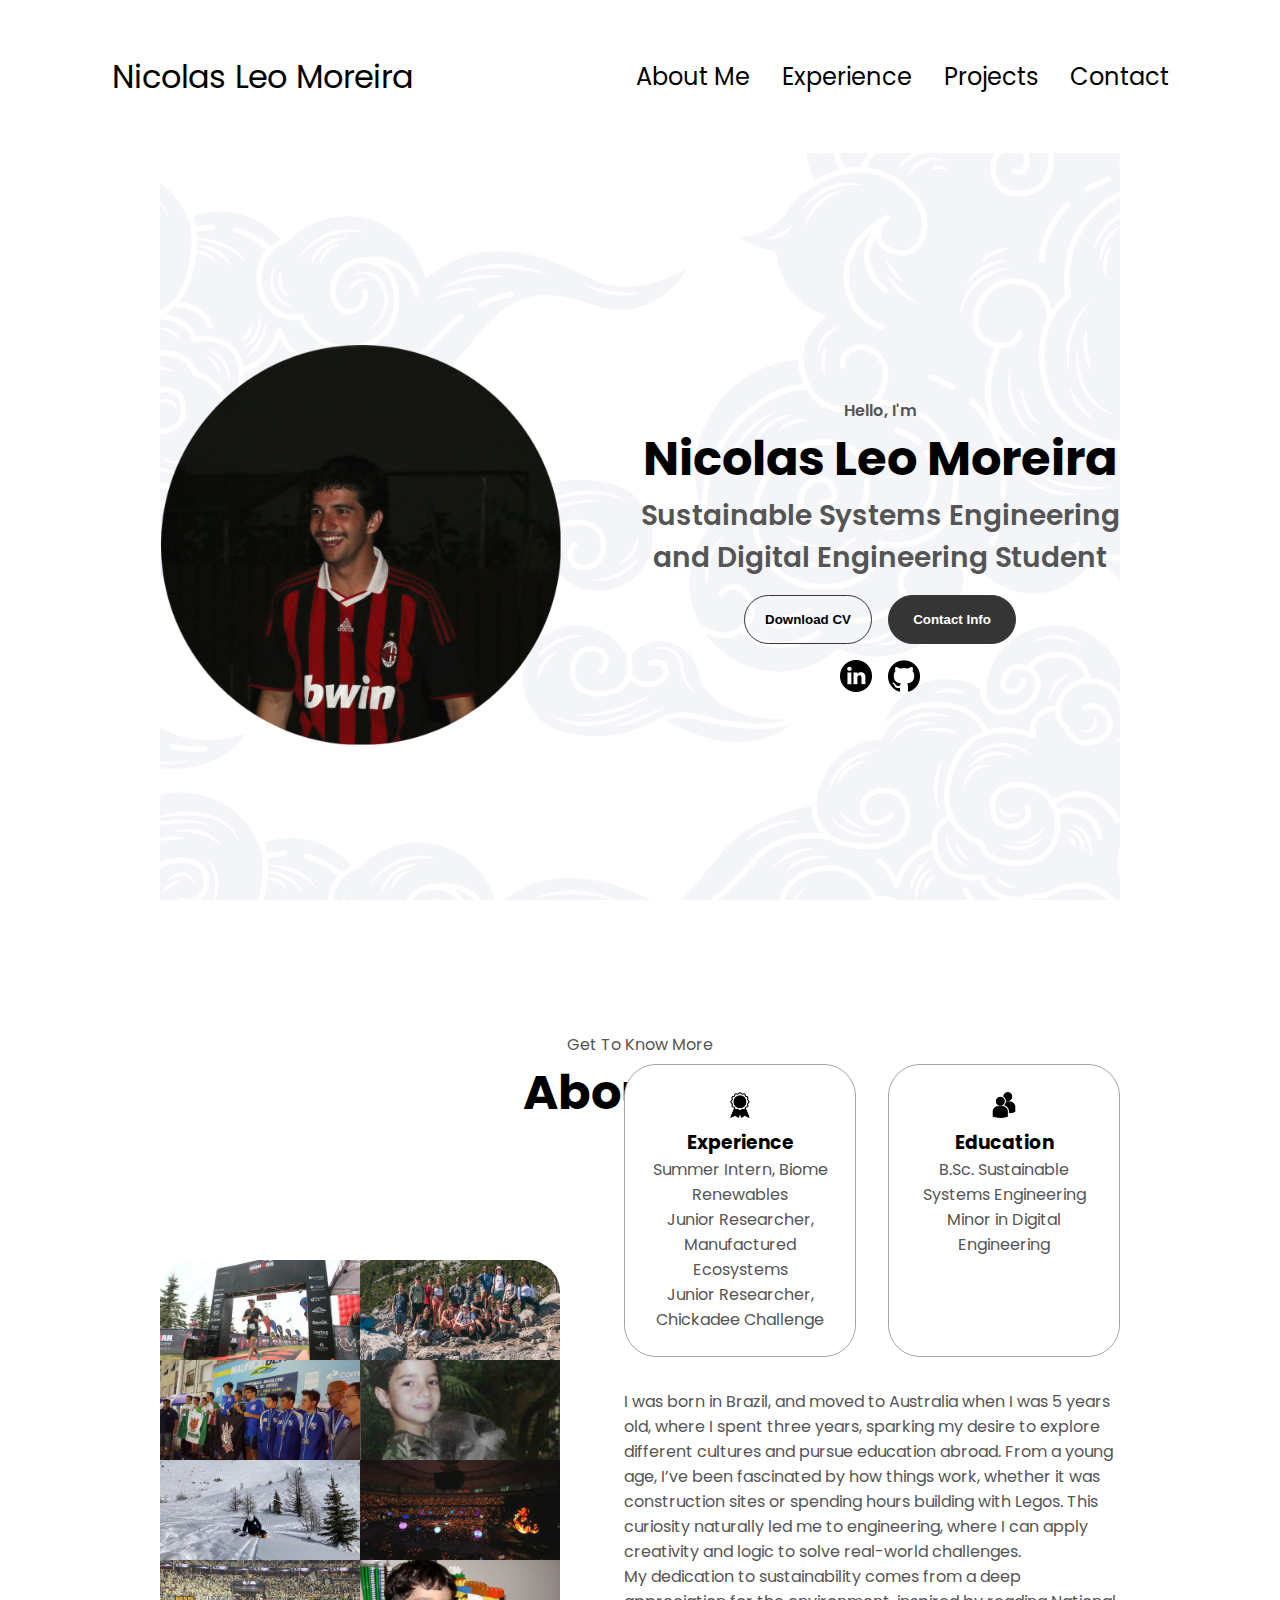
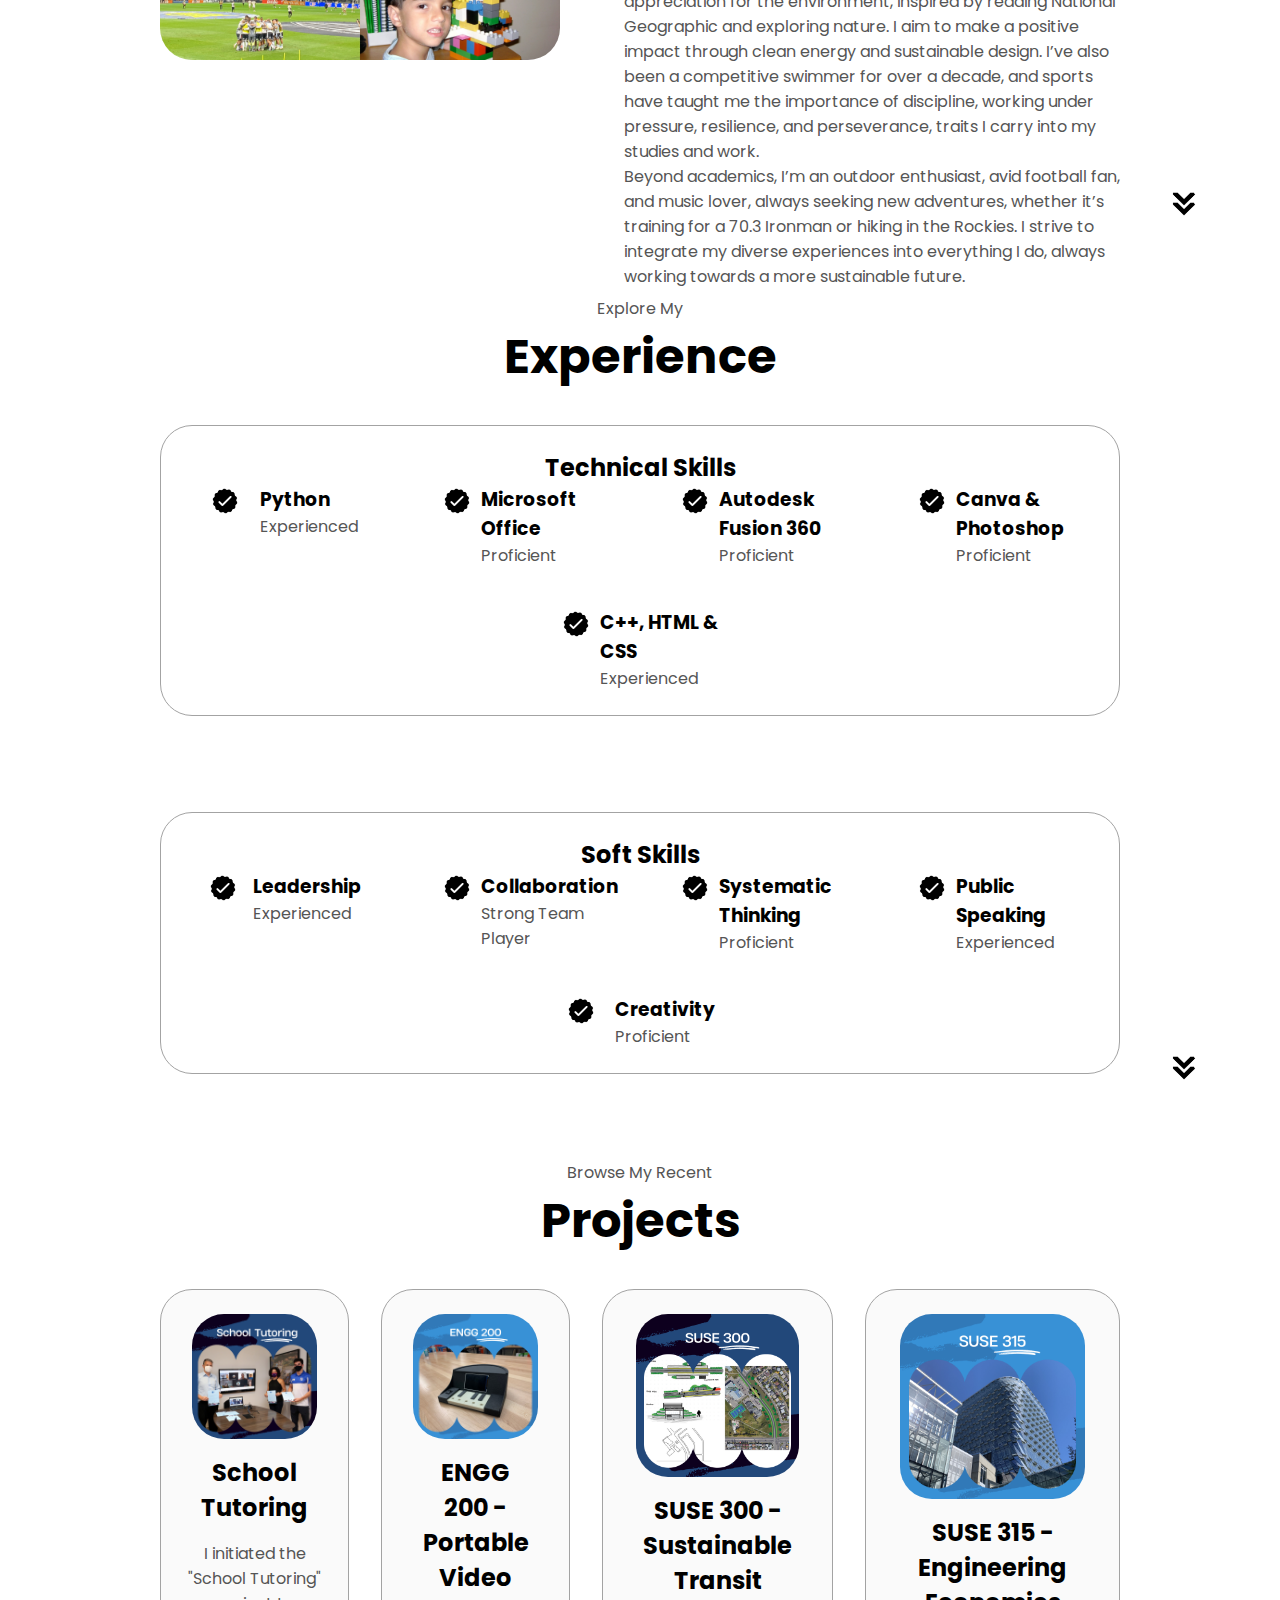
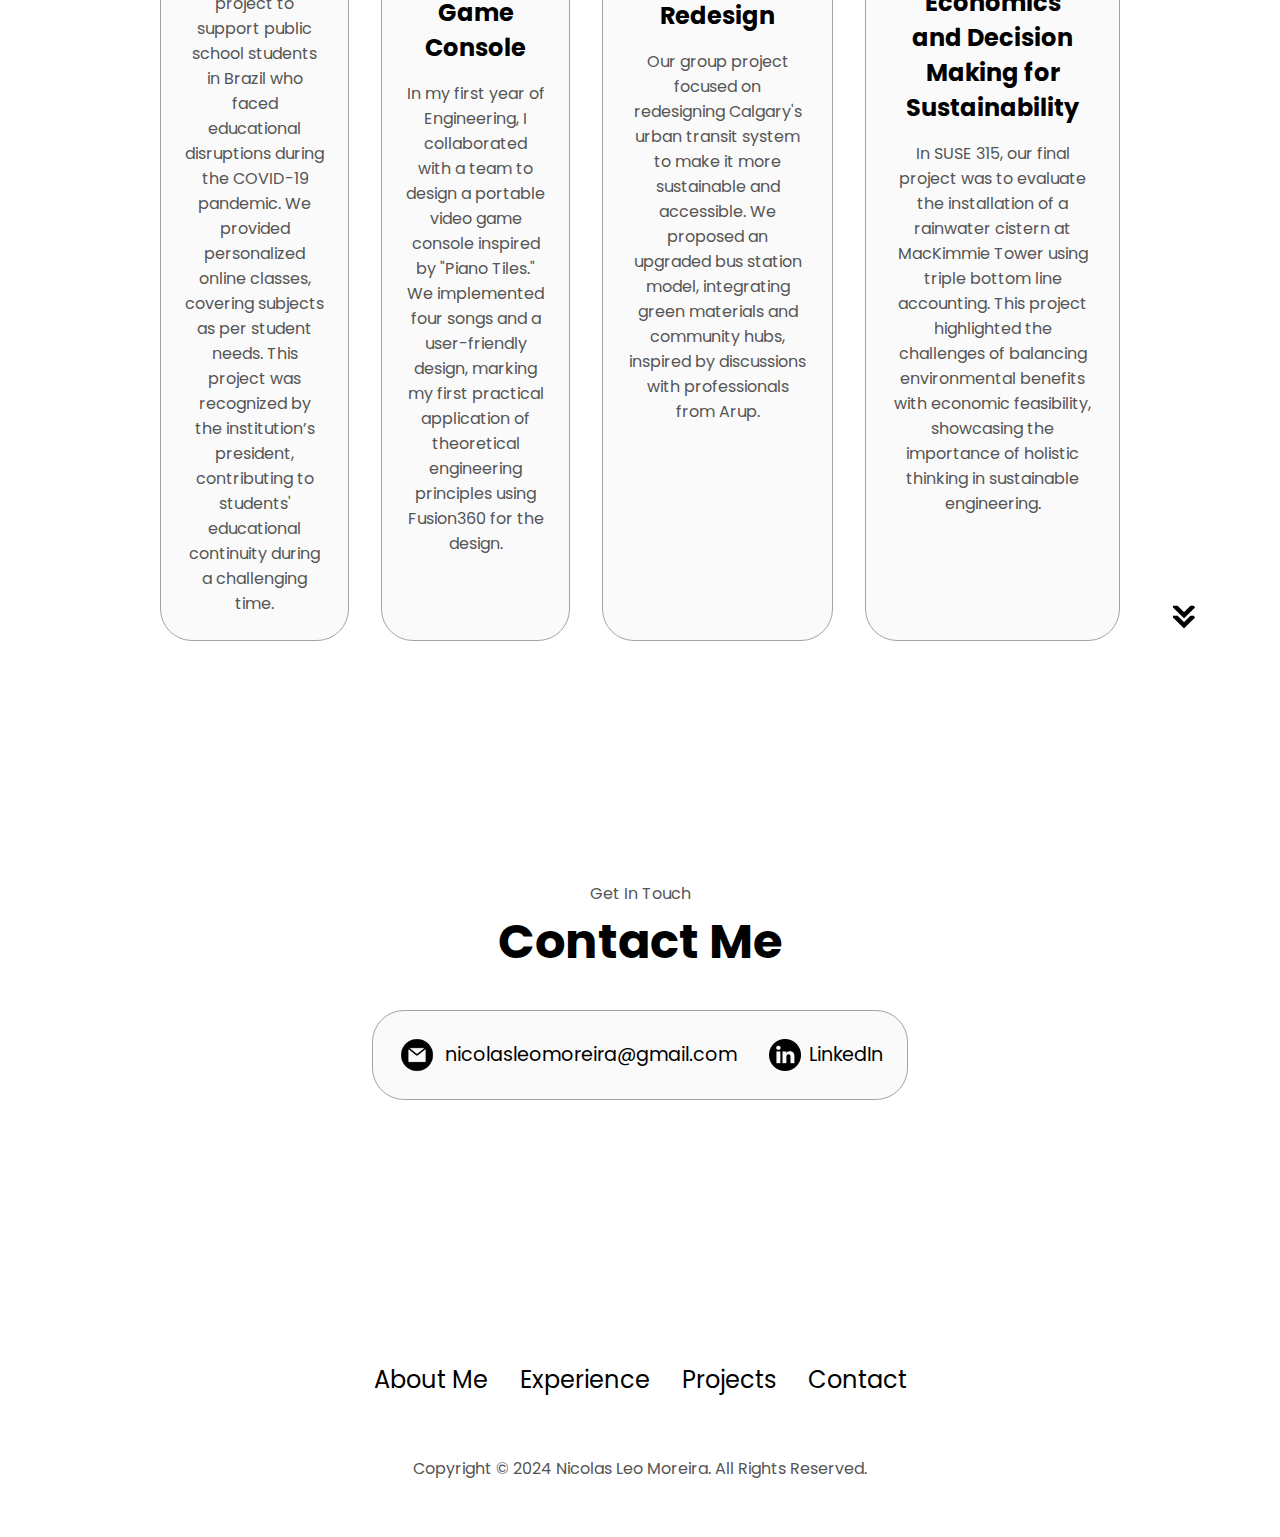
<file: index.html>
<!DOCTYPE html>
<html lang="en">
<head>
    <meta charset="UTF-8">
    <meta name="viewport" content="width=device-width, initial-scale=1.0">
    <title>Nicolas Leo Moreira's Portfolio
    </title>
    <link rel="stylesheet" href="style.css">
    <link rel="stylesheet" href="mediaqueries.css">
</head>
<body>
    <nav id="desktop-nav">
        <div class="logo">Nicolas Leo Moreira</div>
        <div>
            <ul class="nav-links">
                <li><a href="#about">About Me</a> </li>
                <li><a href="#experience">Experience</a> </li>
                <li><a href="#projects">Projects</a> </li>
                <li><a href="#contact">Contact</a> </li>
            </ul>
        </div>
    </nav>
    <nav id="hamburger-nav">
        <div class="logo">Nicolas Leo Moreira</div>
        <div class="hamburger-menu">
            <div class="hamburger-icon" onclick="toggleMenu()">
                <span></span>
                <span></span>
                <span></span>
            </div>
            <div class="menu-links">
                <li><a href="#about" onclick="toggleMenu()">About Me</a> </li>
                <li><a href="#experience" onclick="toggleMenu()">Experience</a> </li>
                <li><a href="#projects" onclick="toggleMenu()">Projects</a> </li>
                <li><a href="#contact" onclick="toggleMenu()">Contact</a> </li>
            </div>
        </div>
    </nav>
    <section id="profile">
        <div class="section__pic-container">
            <img src="./assets/profile-pic.png" alt="Profile Picture">
        </div>
        <div class="section__text">
            <p class="section__text__p1">Hello, I'm</p>
            <h1 class="title">Nicolas Leo Moreira</h1>
            <p class="section__text__p2">Sustainable Systems Engineering<br>and Digital Engineering Student</p>
            <div class="btn-container">
                <button class="btn btn-color-2" onclick="window.open('./assets/resume.pdf')">
                    Download CV
                </button>
                <button class="btn btn-color-1" onclick="location.href='./#contact'">
                    Contact Info
                </button>
            </div>
            <div id="socials-container">
                <img src="./assets/linkedin.png" alt="My LinkedIn profile"
                class="icon" onclick="location.href='https://www.linkedin.com/in/nicolas-leo-moreira/'"/>
                
                <img src="./assets/github.png" alt="My Github profile"
                class="icon" onclick="location.href='https://github.com/NicolasLeoMoreira'"/>
            </div>
        </div>
    </section>
    <section id="about">
        <p class="section__text__p1"> Get To Know More</p>
        <h1 class="title"> About Me</h1>
        <div class="section-container">
            <div class="section__pic-container">
                <img src="./assets/about-pic.png" alt="Profile picture" class="about-pic"/>
            </div>
            <div class="about-details-container">
                <div class="about-containers">
                    <div class="details-container">
                        <img src="./assets/experience.png" alt="Experience icon" class="icon"/>
                    <h3>Experience</h3>
                    <p>Summer Intern, Biome Renewables<br>Junior Researcher, Manufactured Ecosystems<br>Junior Researcher, Chickadee Challenge</p>
                    </div>
                    <div class="details-container">
                        <img src="./assets/education.png" alt="Eduction icon" class="icon"/>
                    <h3>Education</h3>
                    <p>B.Sc. Sustainable Systems Engineering <br> Minor in Digital Engineering</p>
                    </div>
                </div>
                <div class="text-container">
                    <p>I was born in Brazil, and moved to Australia when I was 5 years old, where I spent three years, sparking my desire to explore different cultures and pursue education abroad. From a young age, I’ve been fascinated by how things work, whether it was construction sites or spending hours building with Legos. This curiosity naturally led me to engineering, where I can apply creativity and logic to solve real-world challenges.

                        <br>My dedication to sustainability comes from a deep appreciation for the environment, inspired by reading National Geographic and exploring nature. I aim to make a positive impact through clean energy and sustainable design. I’ve also been a competitive swimmer for over a decade, and sports have taught me the importance of discipline, working under pressure, resilience, and perseverance, traits I carry into my studies and work.
                        
                        <br>Beyond academics, I’m an outdoor enthusiast, avid football fan, and music lover, always seeking new adventures, whether it’s training for a 70.3 Ironman or hiking in the Rockies. I strive to integrate my diverse experiences into everything I do, always working towards a more sustainable future.</p>
                </div>
            </div>
        </div>
        <img src="./assets/arrow.png" alt="arrow icon" class="icon arrow" onclick="location.href='./#experience'"/>
    </section>
    <section id="experience">
        <p class="section__text__p1">Explore My</p>
        <h1 class="title">Experience</h1>
        <div class="experience-details-container">
            <div class="about-containers">
                <div class="details-container">
                    <h2 class="experienc-sub-title">Technical Skills</h2>
                    <div class="article-container">
                        <article>
                            <img src="./assets/checkmark.png" alt="Experience icon" class="icon"/>
                            <div>
                                <h3>Python</h3>
                                <p>Experienced</p>
                            </div>
                        </article>
                        <article>
                            <img src="./assets/checkmark.png" alt="Experience icon" class="icon"/>
                            <div>
                                <h3>Microsoft Office</h3>
                                <p>Proficient</p>
                            </div>
                        </article>
                        <article>
                            <img src="./assets/checkmark.png" alt="Experience icon" class="icon"/>
                            <div>
                                <h3>Autodesk Fusion 360</h3>
                                <p>Proficient</p>
                            </div>
                        </article>
                        <article>
                            <img src="./assets/checkmark.png" alt="Experience icon" class="icon"/>
                            <div>
                                <h3>Canva & Photoshop</h3>
                                <p>Proficient</p>
                            </div>
                        </article>
                        <article>
                            <img src="./assets/checkmark.png" alt="Experience icon" class="icon"/>
                            <div>
                                <h3>C++, HTML & CSS</h3>
                                <p>Experienced</p>
                            </div>
                        </article>
                    </div>
                </div>
            </div>
            <div class="about-containers"></div>
                <div class="details-container">
                    <h2 class="experienc-sub-title">Soft Skills</h2>
                    <div class="article-container">
                        <article>
                            <img src="./assets/checkmark.png" alt="Experience icon" class="icon"/>
                            <div>
                                <h3>Leadership</h3>
                                <p>Experienced</p>
                            </div>
                        </article>
                        <article>
                            <img src="./assets/checkmark.png" alt="Experience icon" class="icon"/>
                            <div>
                                <h3>Collaboration</h3>
                                <p>Strong Team Player</p>
                            </div>
                        </article>
                        <article>
                            <img src="./assets/checkmark.png" alt="Experience icon" class="icon"/>
                            <div>
                                <h3>Systematic Thinking</h3>
                                <p>Proficient</p>
                            </div>
                        </article>
                        <article>
                            <img src="./assets/checkmark.png" alt="Experience icon" class="icon"/>
                            <div>
                                <h3>Public Speaking</h3>
                                <p>Experienced</p>
                            </div>
                        </article>
                        <article>
                            <img src="./assets/checkmark.png" alt="Experience icon" class="icon"/>
                            <div>
                                <h3>Creativity</h3>
                                <p>Proficient</p>
                            </div>
                        </article>
                    </div>
                </div>
            </div>
        </div>
        <img src="./assets/arrow.png" alt="arrow icon" class="icon arrow" onclick="location.href='./#projects'"/>
    </section>
    <section id="projects">
        <p class="section__text__p1">Browse My Recent</p>
        <h1 class="title">Projects</h1>
        <div class="experience-details-container">
            <div class="about-containers">
    
                <!-- Project 1: School Tutoring -->
                <div class="details-container color-container">
                    <div class="article-container">
                        <img src="./assets/project-1.png" alt="School Tutoring" class="project-img"/>
                    </div>
                    <h2 class="experienc-sub-title project-title">School Tutoring</h2>
                    <p>I initiated the "School Tutoring" project to support public school students in Brazil who faced educational disruptions during the COVID-19 pandemic. We provided personalized online classes, covering subjects as per student needs. This project was recognized by the institution’s president, contributing to students' educational continuity during a challenging time.</p>
                </div>
    
                <!-- Project 2: ENGG 200 -->
                <div class="details-container color-container">
                    <div class="article-container">
                        <img src="./assets/project-2.png" alt="ENGG 200 Project" class="project-img"/>
                    </div>
                    <h2 class="experienc-sub-title project-title">ENGG 200 - Portable Video Game Console</h2>
                    <p>In my first year of Engineering, I collaborated with a team to design a portable video game console inspired by "Piano Tiles." We implemented four songs and a user-friendly design, marking my first practical application of theoretical engineering principles using Fusion360 for the design.</p>
                </div>
    
                <!-- Project 3: SUSE 300 -->
                <div class="details-container color-container">
                    <div class="article-container">
                        <img src="./assets/project-3.png" alt="SUSE 300 Project" class="project-img"/>
                    </div>
                    <h2 class="experienc-sub-title project-title">SUSE 300 - Sustainable Transit Redesign</h2>
                    <p>Our group project focused on redesigning Calgary's urban transit system to make it more sustainable and accessible. We proposed an upgraded bus station model, integrating green materials and community hubs, inspired by discussions with professionals from Arup.</p>
                </div>
    
                <!-- Project 4: SUSE 315 -->
                <div class="details-container color-container">
                    <div class="article-container">
                        <img src="./assets/project-4.png" alt="SUSE 315 Project" class="project-img"/>
                    </div>
                    <h2 class="experienc-sub-title project-title">SUSE 315 - Engineering Economics and Decision Making for Sustainability</h2>
                    <p>In SUSE 315, our final project was to evaluate the installation of a rainwater cistern at MacKimmie Tower using triple bottom line accounting. This project highlighted the challenges of balancing environmental benefits with economic feasibility, showcasing the importance of holistic thinking in sustainable engineering.</p>
                </div>
    
            </div>
        </div>
        <img src="./assets/arrow.png" alt="arrow icon" class="icon arrow" onclick="location.href='./#contact'"/>
    </section>
    <section id="contact">
        <p class="section__text__p1">Get In Touch</p>
        <h1 class="title">Contact Me</h1>
        <div class="contact-info-upper-container">
            <div class="contact-info-container">
                <img src="./assets/email.png" alt="Email icon" class="icon contact-icon email-icon">
                <p><a href="mailto:nicolasleomoreira@gmail.com">nicolasleomoreira@gmail.com</a></p>
            </div>
            <div class="contact-info-container">
                <img src="./assets/linkedin.png" alt="LinkedIn icon" class="icon contact-icon">
                <p><a href="https://www.linkedin.com/in/nicolas-leo-moreira/">LinkedIn</a></p>
            </div>
        </div>
    </section>
    <footer>
        <nav>
            <div class="nav-links-container">
                <ul class="nav-links">
                    <li><a href="#about" onclick="toggleMenu()">About Me</a> </li>
                    <li><a href="#experience" onclick="toggleMenu()">Experience</a> </li>
                    <li><a href="#projects" onclick="toggleMenu()">Projects</a> </li>
                    <li><a href="#contact" onclick="toggleMenu()">Contact</a> </li>
                </ul>
            </div>
        </nav>
        <p>Copyright &#169; 2024 Nicolas Leo Moreira. All Rights Reserved.</p>
    </footer>
    <script src="script.js"></script>
</body>
</html>
</file>
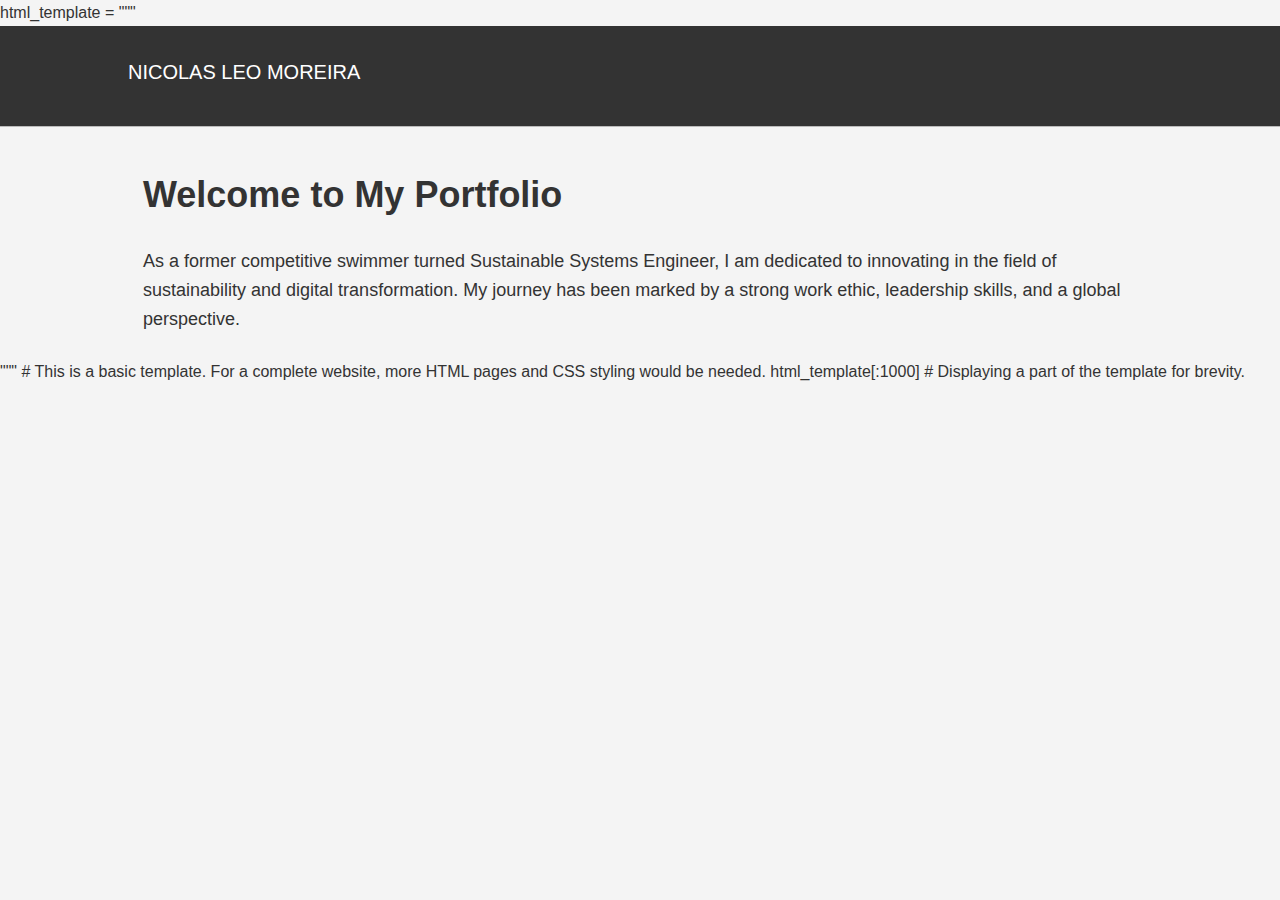
<file: nicolasleomoreira.html>
html_template = """
<!DOCTYPE html>
<html lang="en">
<head>
    <meta charset="UTF-8">
    <meta name="viewport" content="width=device-width, initial-scale=1.0">
    <title>Nicolas Leo Moreira's Portfolio</title>
    <style>
        body {
            font-family: 'Arial', sans-serif;
            color: #333;
            background-color: #f4f4f4;
            line-height: 1.6;
            margin: 0;
            padding: 0;
            box-sizing: border-box;
        }
        .container {
            width: 80%;
            margin: auto;
            overflow: hidden;
        }
        header {
            background: #333;
            color: #fff;
            padding-top: 30px;
            min-height: 70px;
            border-bottom: #bbb 1px solid;
        }
        header a {
            color: #fff;
            text-decoration: none;
            text-transform: uppercase;
            font-size: 20px;
        }
        .main {
            padding: 15px;
            font-size: 18px;
        }
        .main h1, .main h2, .main h3 {
            font-weight: bold;
        }
        .main p {
            margin-bottom: 10px;
        }
    </style>
</head>
<body>
    <header>
        <div class="container">
            <a href="">Nicolas Leo Moreira</a>
        </div>
    </header>
    <div class="container">
        <div class="main">
            <h1>Welcome to My Portfolio</h1>
            <p>As a former competitive swimmer turned Sustainable Systems Engineer, I am dedicated to innovating in the field of sustainability and digital transformation. My journey has been marked by a strong work ethic, leadership skills, and a global perspective.</p>
            
            <!-- Additional sections like education, experience, skills, projects, and contact can be added here -->

        </div>
    </div>
</body>
</html>
"""

# This is a basic template. For a complete website, more HTML pages and CSS styling would be needed.

html_template[:1000]  # Displaying a part of the template for brevity.
</file>
<file: style.css>
/* GENERAL */
@import url('https://fonts.googleapis.com/css2?family=Poppins:ital,wght@0,100;0,200;0,300;0,400;0,500;0,600;0,700;0,800;0,900;1,100;1,200;1,300;1,400;1,500;1,600;1,700;1,800;1,900&display=swap');

* {
    margin: 0;
    padding: 0;
}

body{
    font-family: "Poppins", sans-serif;
}

html {
    scroll-behavior: smooth;
}

p {
    color: rgb(85, 85, 85);
}

/* TRANSITION */
a, .btn {
    transition: all 300ms ease;
}

/* DESKTOP NAV */
nav, .nav-links {
    display: flex;
}

nav {
    justify-content: space-around;
    align-items: center;
    height: 17vh;
}

.nav-links {
    gap: 2rem;
    list-style: none;
    font-size: 1.5rem;
}

a {
    color: black;
    text-decoration: none;
    text-decoration-color: white;
}

a:hover {
    color: gray;
    text-decoration: underline;
    text-underline-offset: 1rem;
    text-decoration-color: rgb(181, 181, 181);
}

.logo {
    font-size: 2rem;
}

.logo:hover {
    cursor: default;
}

/* HAMBURGER MENU */

#hamburger-nav {
    display: none;
}

.hamburger-menu {
    position: relative;
    display: inline-block;
}

.hamburger-icon {
    display: flex;
    flex-direction: column;
    justify-content: space-between;
    height: 24px;
    width: 30px;
    cursor: pointer;
}

.hamburger-icon span {
    width: 100%;
    height: 2px;
    background-color: black;
    transition: all 0.3 ease-in-out;
}

.menu-links {
    position: absolute;
    top: 100%;
    right: 0;
    background-color: white;
    width: fit-content;
    max-height: 0;
    overflow: hidden;
    transition: all 0.3 ease-in-out;
}

.menu-links a {
    display: block;
    padding: 10px;
    text-align: center;
    font-size: 1.5rem;
    color: black;
    text-decoration: none;
    transition: all 0.3 ease-in-out;
}

.menu-links li {
    list-style: none;
}

.menu-links.open {
    max-height: 300px;
}

.hamburger-icon.open span:first-child {
    transform: rotate(45deg) translate(10px, 5px);
}

.hamburger-icon.open span:nth-child(2) {
    opacity: 0;
}

.hamburger-icon.open span:last-child {
    transform: rotate(-45deg) translate(10px, -5px);
}

.hamburger-icon span:first-child {
    transform: none;
}

.hamburger-icon span:first-child {
    opacity: 1;
}

.hamburger-icon span:first-child {
    transform: none;
}

/* SECTIONS */
section {
    padding-top: 4vh;
    height: 96vh;
    margin: 0 10rem;
    box-sizing: border-box;
    min-height: fit-content;
}

.section-container {
    display: flex;
}

/* PROFILE SECTION */
#profile {
    background-image: url('./assets/profile-bg.png');
    background-size: cover;
    background-position: center;
    background-repeat: no-repeat;
    display: flex;
    justify-content: center;
    gap: 5rem;
    height: 80vh;
}

.section__pic-container {
    display: flex;
    height: 400px;
    width: 400px;
    margin: auto 0;
}

.section__text {
    align-self: center;
    text-align: center;
}

.section__text p {
    font-weight: 600;
}

.section__text__p1 {
    text-align: center;
}

.section__text__p2 {
    font-size: 1.75rem;
    margin-bottom: 1rem;
}

.title {
    font-size: 3rem;
    text-align: center;
}

#socials-container {
    display: flex;
    justify-content: center;
    margin-top: 1rem;
    gap: 1rem;
}

/* ICON */
.icon {
    cursor: pointer;
    height: 2rem;
}

/* BUTTONS */
.btn-container {
    display: flex;
    justify-content: center;
    gap: 1rem;
}

.btn {
    font-weight: 600;
    transition: all 300ms ease;
    padding: 1rem;
    width: 8rem;
    border-radius: 2rem;
}

.btn-color-1, .btn-color-2 {
    border: rgb(53, 53, 53) 0.1rem solid;
}

.btn-color-1:hover, .btn-color-2:hover {
    cursor: pointer;
}

.btn-color-1, .btn-color-2:hover {
    background: rgb(53, 53, 53);
    color: white;
}

.btn-color-1:hover{
    background: black;
}

.btn-color-2 {
    background: none;
}

.btn-color-2:hover {
    border: rgb(255, 255, 255) 0.1rem solid;
}

.btn-container {
    gap: 1rem;
}

/* ABOUT SECTION */
#about {
    position: relative;
}

.about-containers {
    gap: 2rem;
    margin-bottom: 2rem;
    margin-top: 2rem;
}

.about-details-container {
    justify-content: center;
    flex-direction: column;
}

.about-containers, .about-details-container {
    display: flex;
}

.about-pic {
    border-radius: 2rem;
}

.arrow {
    position: absolute;
    right: -5rem;
    bottom: 2.5rem;
}

.details-container {
    padding: 1.5rem;
    flex: 1;
    background: white;
    border-radius: 2rem;
    border: rgb(53, 53, 53) 0.1rem solid;
    border-color: rgb(163, 163, 163);
    text-align: center;
}

.section-container {
    gap: 4rem;
    height: 80%;
}

.section__pic-container{
    height: 400px;
    width: 400px;
    margin: auto 0;
}

/* EXPERIENCE SECTION */
#experience {
    position: relative;
}

.experience-sub-title {
    color: rgb(85, 85, 85);
    font-weight: 600px;
    font-size: 1.75rem;
    margin-bottom: 2rem;
}

.experience-details-container {
    display: flex;
    justify-content: center;
    flex-direction: column;
}

.article-container {
    display: flex;
    text-align: initial;
    flex-wrap: wrap;
    flex-direction: row;
    gap: 2.5rem;
    justify-content: space-around;
}

article {
    display: flex;
    width: 10rem;
    justify-content: space-around;
    gap: 0.5rem;
}

article .icon {
    cursor: default;
}

/* PROJECTS SECTION */
#projects {
    position: relative;
}

.color-container {
    border-color: rgb(163, 163, 163);
    background: rgb(250, 250, 250);
}

.project-img {
    border-radius: 2rem;
    width: 90%;
    height: 90%;
}

.project-title {
    margin: 1rem;
    color: black;
}

.project-btn {
    color: black;
    border-color: rgb(163, 163, 163);
}

/* CONTACT */
#contact {
    display: flex;
    justify-content: center;
    flex-direction: column;
    height: 70vh;
}

.contact-info-upper-container {
    display: flex;
    justify-content: center;
    border-radius: 2rem;
    border: rgb(53, 53, 53) 0.1rem solid;
    border-color: rgb(163, 163, 163);
    background: rgb(250, 250, 250);
    margin: 2rem auto;
    padding: 0.5rem;
}

.contact-info-container {
    display: flex;
    align-items: center;
    justify-content: center;
    gap: 0.5rem;
    margin: 1rem;
}

.contact-info-container p {
    font-size: larger;
}

.contact.icon {
    cursor: default;
}

.email-icon {
    height: 2.5rem;
}

/* FOOTER */
footer {
    height: 26vh;
    margin: 0 1rem;
}

footer p {
    text-align: center;
}
</file>
<file: mediaqueries.css>
@media screen and (max-width: 1400px) {
    #profile {
        height: 83vh;
        margin-bottom: 6rem;
    }
    .about-containers {
        flex-wrap: wrap;
    }
}

@media screen and (max-width: 1200px) {
    #desktop-nav {
        display: none;
    }
    #hamburger-nav {
        display: flex;
    }
    #experience, .experience-details-container {
        margin-top: 2rem;
    }
    #profile, .section-container {
        display: block;
    }
    .arrow {
        display: none;
    }
    section, .section-container {
        height: fit-content;
    }
    section {
        margin: 0 5%;
    }
    .section__pic-container {
        width: 275px;
        height: 275px;
        margin: 0 auto 2rem;
    }
    .about-containers {
        margin-top: 0;
    }
}

@media screen and (max-width: 600px) {
    #contact, footer {
        height: 40vh;
    }
    #profile {
        height: 83vh;
        margin-bottom: 0;
    }
    article {
        font-size: 1rem;
    }
    footer nav {
        height: fit-content;
        margin-bottom: 2rem;
    }
    .about-containers, .contact-info-upper-container, .btn-container {
        flex-wrap: wrap;
    }
    .contact-info-container {
        margin: 0;
    }
    .contact-info-container p, .nav-links li a {
        font-size: 1rem;
    }
    .experience-sub-title {
        font-size: 1.25rem;
    }
    .logo {
        font-size: 1.5rem;
    }
    .nav-links {
        flex-direction: column;
        gap: 0.5rem;
        text-align: center;
    }
    .section__pic-container {
        width: auto;
        height: 46vh;
        justify-content: center;
    }
    .section__text__p2 {
        font-size: 1.25rem;
    }
    .title {
        font-size: 2rem;
    }
    .text-container {
        text-align: justify;
    }
}
</file>
